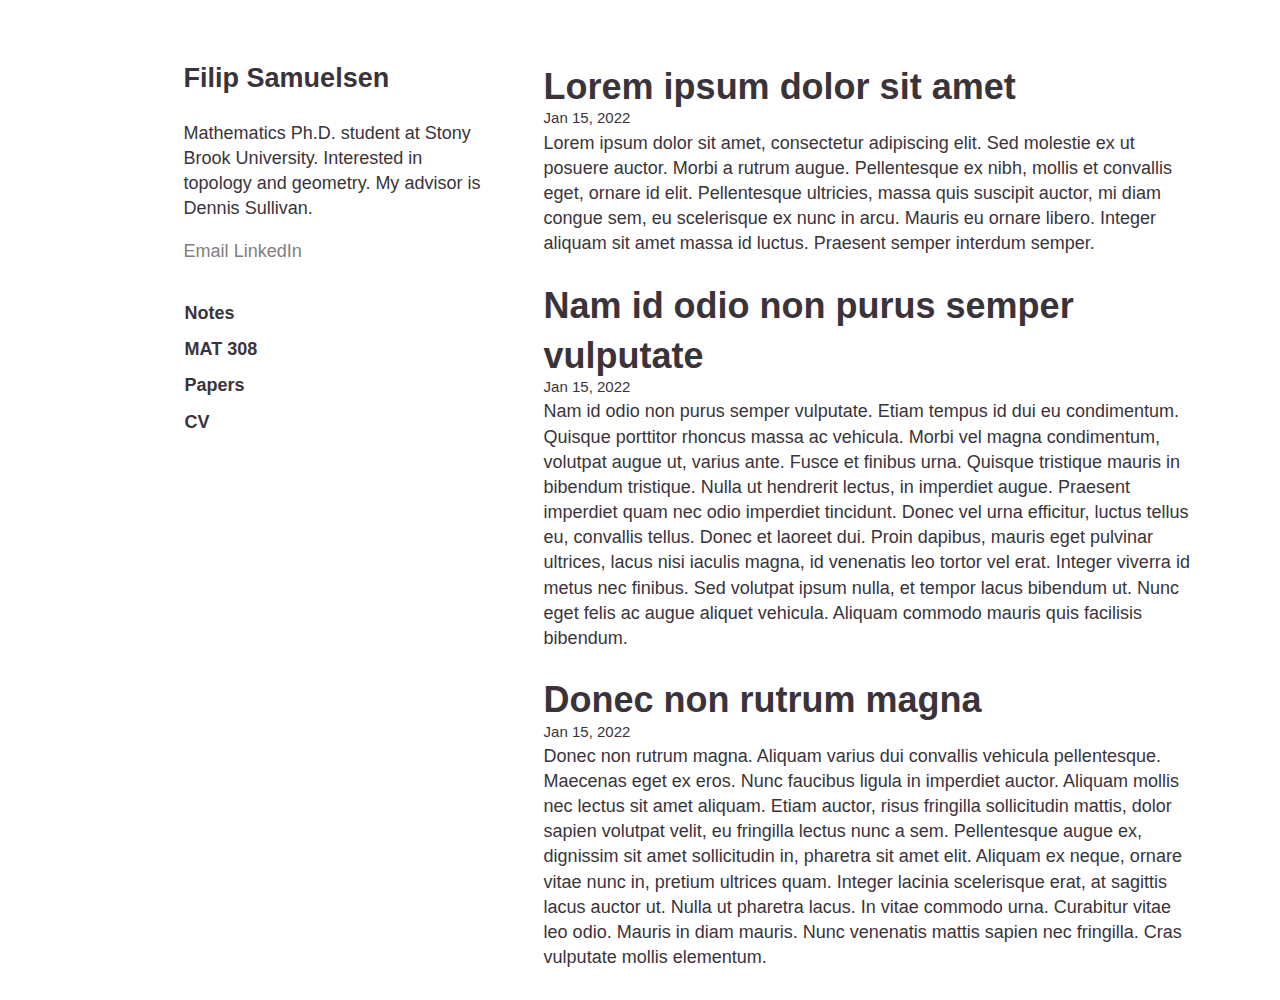
<file: index.html>
<!DOCTYPE html>
<html>
<head>
  <link rel="stylesheet" href="style.css">
  <title>Home | Filip Samuelsen</title>
</head>
<body>

<div id="left">
  <div id= "leftcontent">
    <h2>Filip Samuelsen</h2>
    <p>Mathematics Ph.D. student at Stony Brook University.
    Interested in topology and geometry. My advisor is Dennis Sullivan.</p>
    <div id="information"><p>
      <a href = "mailto: filip.samuelsen@stonybrook.edu">Email</a>
      <a href="https://www.linkedin.com/in/filip-samuelsen/">LinkedIn</a>
    </p></div>
    <div id ="leftmenu">
      <ul>
       <li><a href="notes/index.html">Notes</a></li>
       <li><a href="MAT308/index.html">MAT 308</a></li>
       <li><a href="papers/index.html">Papers</a></li>
       <li><a href="CV/CV.pdf">CV</a></li>
      </ul>
    </div>
  </div>
</div>


<div id="right">
  <div id= "rightcontent">
<h1>Lorem ipsum dolor sit amet</h1>
<small>Jan 15, 2022</small> </br>
Lorem ipsum dolor sit amet, consectetur adipiscing elit. Sed molestie ex ut posuere auctor. Morbi a rutrum augue. Pellentesque ex nibh, mollis et convallis eget, ornare id elit. Pellentesque ultricies, massa quis suscipit auctor, mi diam congue sem, eu scelerisque ex nunc in arcu. Mauris eu ornare libero. Integer aliquam sit amet massa id luctus. Praesent semper interdum semper.

<h1>Nam id odio non purus semper vulputate</h1>
<small>Jan 15, 2022</small> </br>
Nam id odio non purus semper vulputate. Etiam tempus id dui eu condimentum. Quisque porttitor rhoncus massa ac vehicula. Morbi vel magna condimentum, volutpat augue ut, varius ante. Fusce et finibus urna. Quisque tristique mauris in bibendum tristique. Nulla ut hendrerit lectus, in imperdiet augue. Praesent imperdiet quam nec odio imperdiet tincidunt. Donec vel urna efficitur, luctus tellus eu, convallis tellus. Donec et laoreet dui. Proin dapibus, mauris eget pulvinar ultrices, lacus nisi iaculis magna, id venenatis leo tortor vel erat. Integer viverra id metus nec finibus. Sed volutpat ipsum nulla, et tempor lacus bibendum ut. Nunc eget felis ac augue aliquet vehicula. Aliquam commodo mauris quis facilisis bibendum.

<h1>Donec non rutrum magna</h1>
<small>Jan 15, 2022</small> </br>
Donec non rutrum magna. Aliquam varius dui convallis vehicula pellentesque. Maecenas eget ex eros. Nunc faucibus ligula in imperdiet auctor. Aliquam mollis nec lectus sit amet aliquam. Etiam auctor, risus fringilla sollicitudin mattis, dolor sapien volutpat velit, eu fringilla lectus nunc a sem. Pellentesque augue ex, dignissim sit amet sollicitudin in, pharetra sit amet elit. Aliquam ex neque, ornare vitae nunc in, pretium ultrices quam. Integer lacinia scelerisque erat, at sagittis lacus auctor ut. Nulla ut pharetra lacus. In vitae commodo urna. Curabitur vitae leo odio. Mauris in diam mauris. Nunc venenatis mattis sapien nec fringilla. Cras vulputate mollis elementum.
</div>
</div>

</body>
</html>
</file>
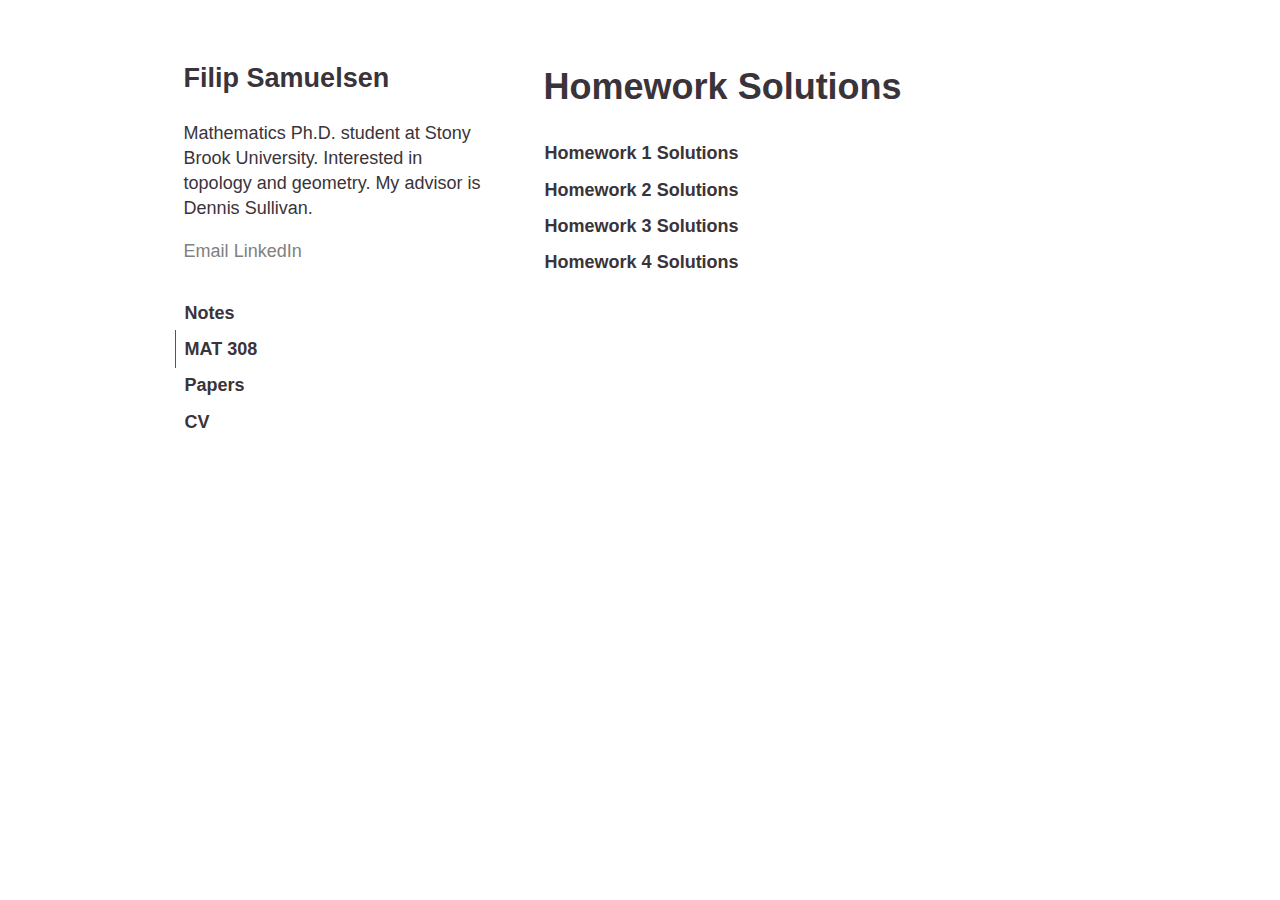
<file: MAT308/index.html>
<!DOCTYPE html>
<html>
<head>
  <link rel="stylesheet" href="../style.css">
  <title>Home | Filip Samuelsen</title>
</head>
<body>

<div id="left">
  <div id= "leftcontent">
    <h2>Filip Samuelsen</h2>
   <p>Mathematics Ph.D. student at Stony Brook University.
    Interested in topology and geometry. My advisor is Dennis Sullivan.</p>
    <div id="information"><p>
      <a href = "mailto: filip.samuelsen@stonybrook.edu">Email</a>
      <a href="https://www.linkedin.com/in/filip-samuelsen/">LinkedIn</a>
    </p></div>
    <div id ="leftmenu">
      <ul>
       <li><a href="../notes/index.html">Notes</a></li>
       <li><a aria-current="page" class="active" href="index.html">MAT 308</a></li>
       <li><a href="../papers/index.html">Papers</a></li>
       <li><a href="../CV/CV.pdf">CV</a></li>
      </ul>
    </div>
  </div>
</div>


<div id="right">
  <div id= "rightcontent">
    <h1>Homework Solutions</h1>
    <ul>
    <li><a href="homework1(PDF-only).pdf">Homework 1 Solutions </a> </li>
    <li><a href="homework2(PDF-only).pdf">Homework 2 Solutions </a> </li>
    <li><a href="homework3(PDF-only).pdf">Homework 3 Solutions </a> </li>
    <li><a href="homework4(PDF-only).pdf">Homework 4 Solutions </a> </li>
    </ul>
</body>
</html>
</file>
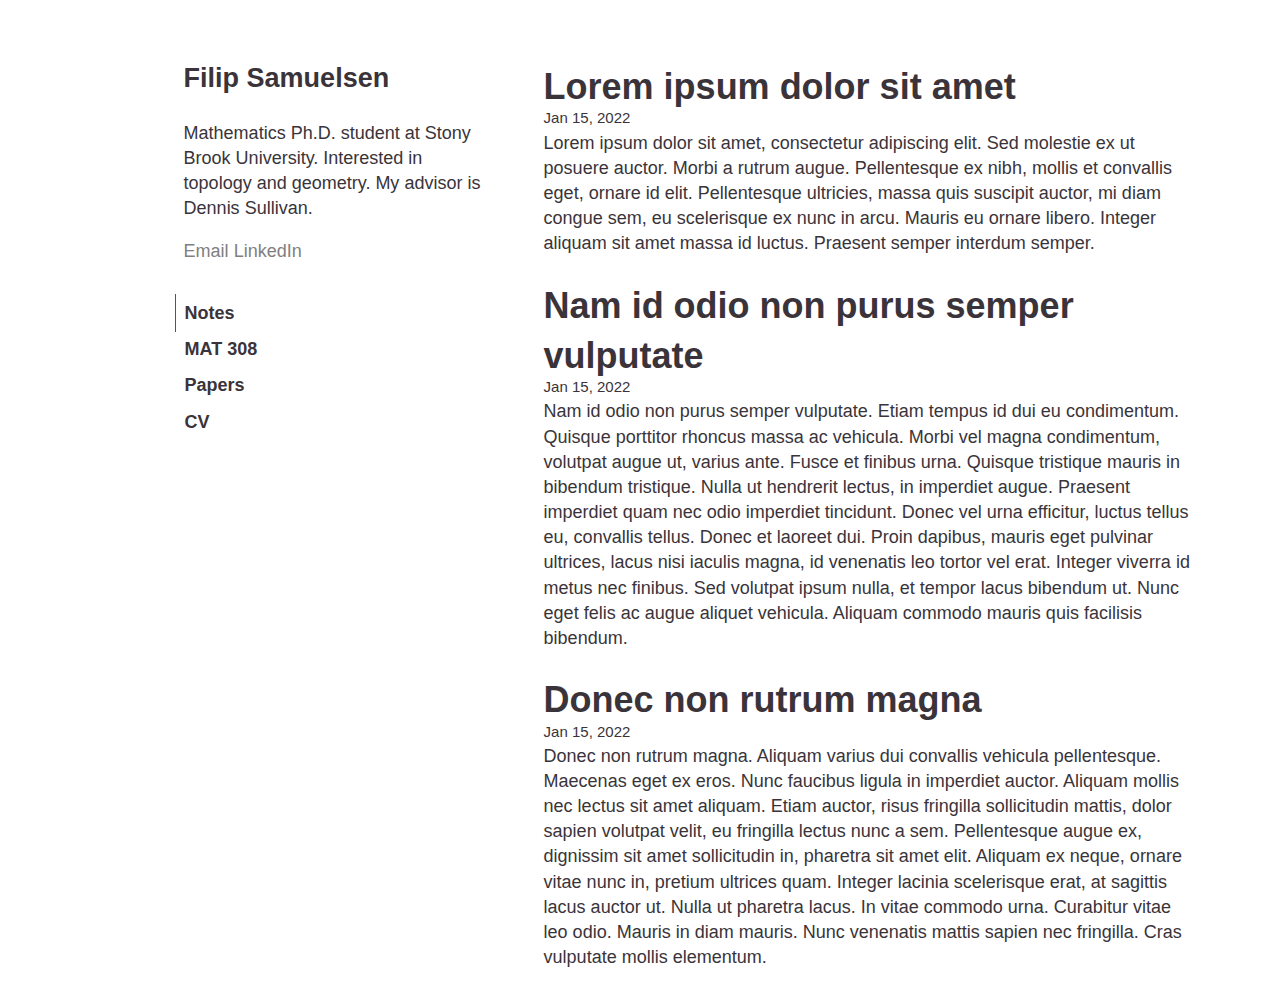
<file: notes/index.html>
<!DOCTYPE html>
<html>
<head>
  <link rel="stylesheet" href="../style.css">
  <title>Home | Filip Samuelsen</title>
</head>
<body>

<div id="left">
  <div id= "leftcontent">
    <h2>Filip Samuelsen</h2>
    <p>Mathematics Ph.D. student at Stony Brook University.
    Interested in topology and geometry. My advisor is Dennis Sullivan.</p>
    <div id="information"><p>
      <a href = "mailto: filip.samuelsen@stonybrook.edu">Email</a>
      <a href="https://www.linkedin.com/in/filip-samuelsen/">LinkedIn</a>
    </p></div>
    <div id ="leftmenu">
      <ul>
       <li><a aria-current="page" class="active" href="index.html">Notes</a></li>
       <li><a href="../MAT308/index.html">MAT 308</a></li>
       <li><a href="../papers/index.html">Papers</a></li>
       <li><a href="../CV/CV.pdf">CV</a></li>
      </ul>
    </div>
  </div>
</div>


<div id="right">
  <div id= "rightcontent">
<h1>Lorem ipsum dolor sit amet</h1>
<small>Jan 15, 2022</small> </br>
Lorem ipsum dolor sit amet, consectetur adipiscing elit. Sed molestie ex ut posuere auctor. Morbi a rutrum augue. Pellentesque ex nibh, mollis et convallis eget, ornare id elit. Pellentesque ultricies, massa quis suscipit auctor, mi diam congue sem, eu scelerisque ex nunc in arcu. Mauris eu ornare libero. Integer aliquam sit amet massa id luctus. Praesent semper interdum semper.

<h1>Nam id odio non purus semper vulputate</h1>
<small>Jan 15, 2022</small> </br>
Nam id odio non purus semper vulputate. Etiam tempus id dui eu condimentum. Quisque porttitor rhoncus massa ac vehicula. Morbi vel magna condimentum, volutpat augue ut, varius ante. Fusce et finibus urna. Quisque tristique mauris in bibendum tristique. Nulla ut hendrerit lectus, in imperdiet augue. Praesent imperdiet quam nec odio imperdiet tincidunt. Donec vel urna efficitur, luctus tellus eu, convallis tellus. Donec et laoreet dui. Proin dapibus, mauris eget pulvinar ultrices, lacus nisi iaculis magna, id venenatis leo tortor vel erat. Integer viverra id metus nec finibus. Sed volutpat ipsum nulla, et tempor lacus bibendum ut. Nunc eget felis ac augue aliquet vehicula. Aliquam commodo mauris quis facilisis bibendum.

<h1>Donec non rutrum magna</h1>
<small>Jan 15, 2022</small> </br>
Donec non rutrum magna. Aliquam varius dui convallis vehicula pellentesque. Maecenas eget ex eros. Nunc faucibus ligula in imperdiet auctor. Aliquam mollis nec lectus sit amet aliquam. Etiam auctor, risus fringilla sollicitudin mattis, dolor sapien volutpat velit, eu fringilla lectus nunc a sem. Pellentesque augue ex, dignissim sit amet sollicitudin in, pharetra sit amet elit. Aliquam ex neque, ornare vitae nunc in, pretium ultrices quam. Integer lacinia scelerisque erat, at sagittis lacus auctor ut. Nulla ut pharetra lacus. In vitae commodo urna. Curabitur vitae leo odio. Mauris in diam mauris. Nunc venenatis mattis sapien nec fringilla. Cras vulputate mollis elementum.
</div>
</div>

</body>
</html>
</file>
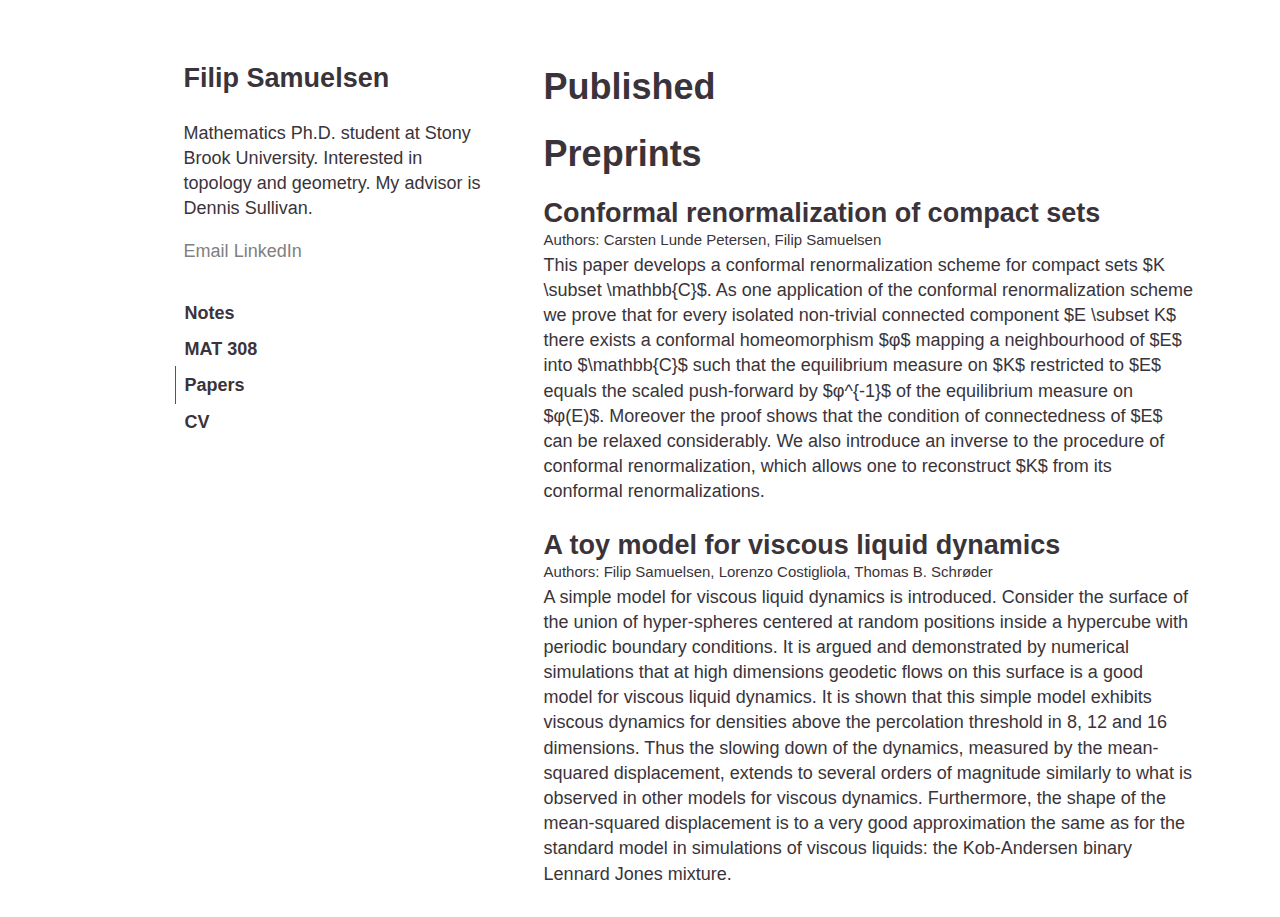
<file: papers/index.html>
<!DOCTYPE html>
<html>
<head>
  <link rel="stylesheet" href="../style.css">
  <title>Home | Filip Samuelsen</title>
</head>
<body>

<div id="left">
  <div id= "leftcontent">
    <h2>Filip Samuelsen</h2>
    <p>Mathematics Ph.D. student at Stony Brook University.
    Interested in topology and geometry. My advisor is Dennis Sullivan.</p>
    <div id="information"><p>
      <a href = "mailto: filip.samuelsen@stonybrook.edu">Email</a>
      <a href="https://www.linkedin.com/in/filip-samuelsen/">LinkedIn</a>
    </p></div>
    <div id ="leftmenu">
      <ul>
       <li><a href="../notes/index.html">Notes</a></li>
       <li><a href="../MAT308/index.html">MAT 308</a></li>
       <li><a aria-current="page" class="active" href="index.html">Papers</a></li>
       <li><a href="../CV/CV.pdf">CV</a></li>
      </ul>
    </div>
  </div>
</div>


<div id="right">
  <div id= "rightcontent">
    <h1>Published</h1>
    <h1>Preprints</h1>
    <a href="https://arxiv.org/abs/2111.01924">
    <h2><a href="https://arxiv.org/abs/2111.01924">Conformal renormalization of compact sets </a></h2>
    <small>Authors:
          <a href="https://arxiv.org/search/?searchtype=author&amp;query=Petersen%2C+C+L">Carsten Lunde Petersen</a>,
          <a href="https://arxiv.org/search/math?searchtype=author&query=Samuelsen%2C+F">Filip Samuelsen</a>
    </small> </br>
    This paper develops a conformal renormalization scheme for compact sets $K \subset \mathbb{C}$. As one application of the conformal renormalization scheme we prove that for every isolated non-trivial connected component $E \subset K$ there exists a conformal homeomorphism $φ$ mapping a neighbourhood of $E$ into $\mathbb{C}$ such that the equilibrium measure on $K$ restricted to $E$ equals the scaled push-forward by $φ^{-1}$ of the equilibrium measure on $φ(E)$. Moreover the proof shows that the condition of connectedness of $E$ can be relaxed considerably. We also introduce an inverse to the procedure of conformal renormalization, which allows one to reconstruct $K$ from its conformal renormalizations.
    <a href="https://arxiv.org/abs/2206.03000">
    <h2><a href="https://arxiv.org/abs/2206.03000">A toy model for viscous liquid dynamics</a></h2>
    <small>Authors:
          <a href="https://arxiv.org/search/cond-mat?searchtype=author&query=Samuelsen,+F">Filip Samuelsen</a>, 
          <a href="https://arxiv.org/search/cond-mat?searchtype=author&query=Costigliola,+L">Lorenzo Costigliola</a>,
          <a href="https://arxiv.org/search/cond-mat?searchtype=author&query=Schr%C3%B8der,+T+B">Thomas B. Schrøder</a>
    </small> </br>
	A simple model for viscous liquid dynamics is introduced. Consider the surface of the union of hyper-spheres centered at random positions inside a hypercube with periodic boundary conditions. It is argued and demonstrated by numerical simulations that at high dimensions geodetic flows on this surface is a good model for viscous liquid dynamics. It is shown that this simple model exhibits viscous dynamics for densities above the percolation threshold in 8, 12 and 16 dimensions. Thus the slowing down of the dynamics, measured by the mean-squared displacement, extends to several orders of magnitude similarly to what is observed in other models for viscous dynamics. Furthermore, the shape of the mean-squared displacement is to a very good approximation the same as for the standard model in simulations of viscous liquids: the Kob-Andersen binary Lennard Jones mixture. 

  </div>
</div>

</body>
</html>
</file>
<file: style.css>
#left {
  width: 40%;
  float:left;
}

#leftcontent {
  float:right;
  width: 300px;
  padding: 30px;
}

#right {
  width: 60%;
  float:left;
}

#rightcontent {
  width: 650px;
  float: left;
  padding: 30px;
}

#rightcontent a:link {
  color: #3a343a;
  text-decoration: none;
}

#rightcontent a:visited {
  color: #3a343a;
  text-decoration: none;
}

#rightcontent a:hover {
  color: #3a343a;
  text-decoration: underline;
}

#rightcontent a:active {
  color: #3a343a;
  text-decoration: underline;}

#rightcontent h2{margin-bottom:-0.2em;}


#information {
  color:#3a343a;
}

#information a:link {
  color: grey;
  text-decoration: none;
}

#information a:visited {
  color: grey;
  text-decoration: none;
}

#information a:hover {
  color: grey;
  text-decoration: underline;
}

#information a:active {
  color: grey;
  text-decoration: underline;
}

#leftmenu a{
  color: #3a343a;
  text-decoration: none;
}

/*ul {
  list-style-type: none;
  margin: 0;
  padding: 0;
  width: 200px;
}

li a {
  display: block;
  color: #000;
  padding: 8px 16px;
  text-decoration: none;
}

/* Change the link color on hover */
/*li a:hover {
  background-color: #555;
  color: white;
}*/

body{font-family:'Inter',sans-serif;text-rendering:optimizeLegibility;line-height:1.4;}

body{background:#ffffff;color:#3a343a;font-size:18px;text-rendering:optimizeLegibility;}

li{margin-bottom:0.7rem;padding-left:1.4rem;} ul,ol{padding-left:1.4rem;}
h1{margin-bottom:-0.2em;}
ul{list-style-type:none;padding:1em 0em;}
li{margin-left:-0.5em;padding-left:0em;}
li a{outline:none;border-left:1px solid transparent;padding:0.5em 0.5em 0.5em 0.5em;font-weight:700;}
li a:hover{border-left:1px solid lightgray;}
li a.active{border-left:1px solid #4C566A;}
</file>
